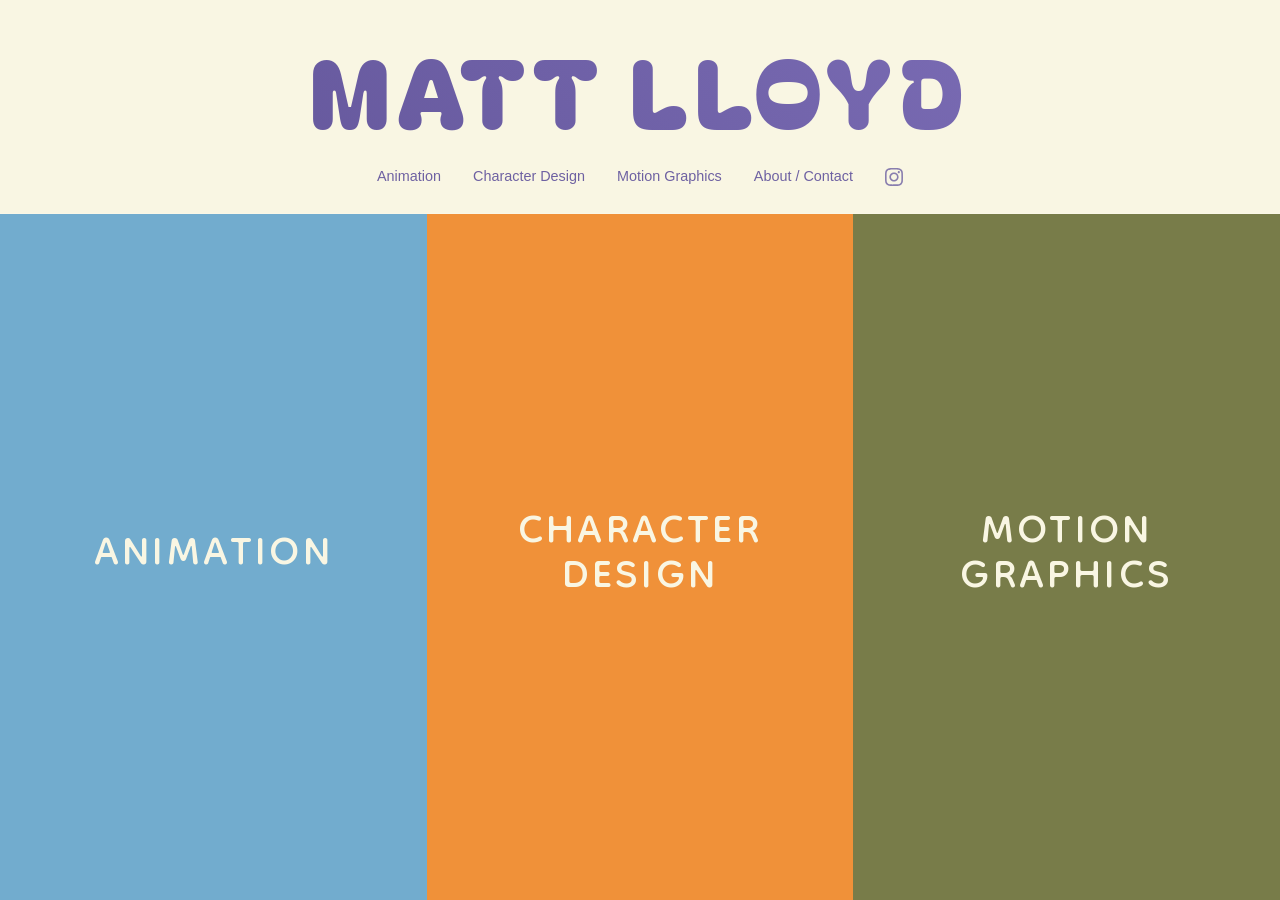
<file: index.html>
<!DOCTYPE html>
<html lang="en">
<head>
  <meta charset="UTF-8" />
  <meta name="viewport" content="width=device-width, initial-scale=1.0" />
  <title>Matt Lloyd</title>
  <link rel="icon" type="image/png" href="images/icons/favicon.png">
  <link href="https://fonts.googleapis.com/css2?family=Bagel+Fat+One&family=Bakbak+One&family=Dongle&display=swap" rel="stylesheet">
  <link rel="stylesheet" href="css/style.css" />
</head>
<body>
 <header class="top-bar">
  <h1><a href="index.html">MATT LLOYD</a></h1>

  <button class="menu-toggle" aria-label="Toggle Menu" aria-expanded="false">
  <span></span>
  <span></span>
  <span></span>
</button>

  <nav class="main-nav" aria-label="Main navigation">
    <a href="animation.html">Animation</a>
    <a href="character-design.html">Character Design</a>
    <a href="motion-graphics.html">Motion Graphics</a>
    <a href="about.html">About / Contact</a>
    <a href="https://instagram.com/boylloyd" target="_blank" rel="noopener noreferrer" class="nav-icon">
  <img src="images/icons/instagram.svg" alt="Visit my Instagram profile">
</a>
  </nav>
</header>


<main class="landing-grid">
  <a href="animation.html" class="panel animation">ANIMATION</a>
<a href="character-design.html" class="panel character">CHARACTER<br>DESIGN</a>
<a href="motion-graphics.html" class="panel motion">MOTION<br>GRAPHICS</a>

</main>
<script src="js/main.js"></script>
</body>
</html>
</file>
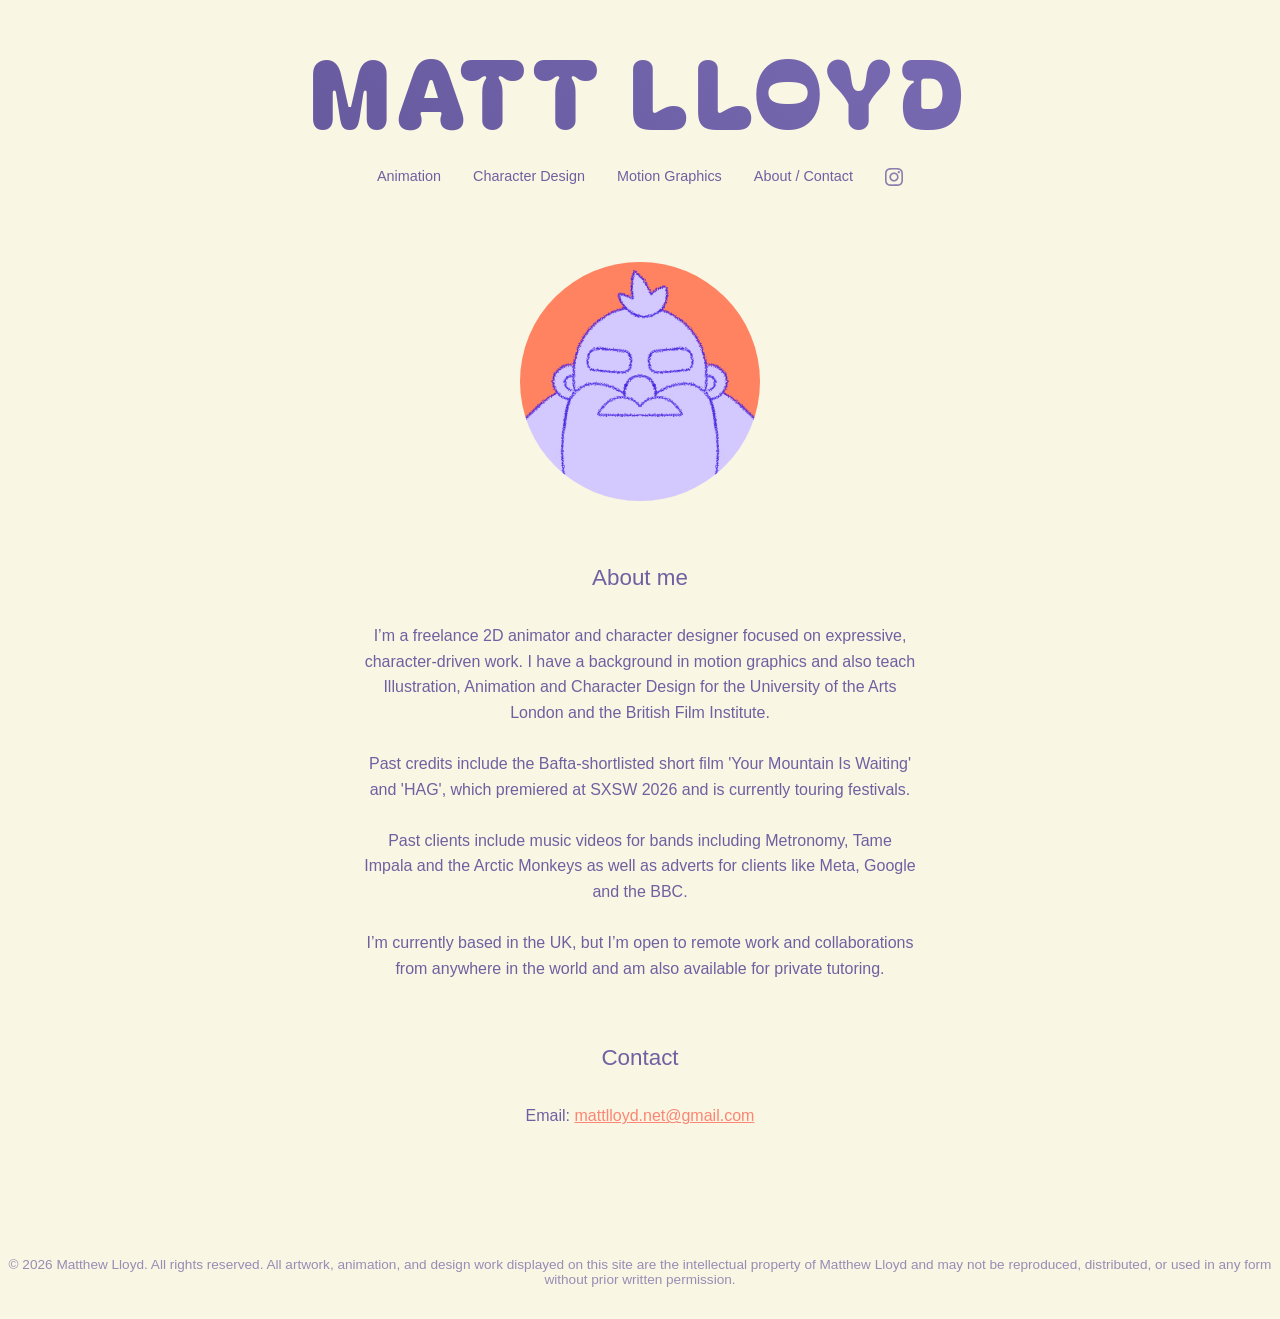
<file: about.html>
<!DOCTYPE html>
<html lang="en">
<head>
  <meta charset="UTF-8" />
  <meta name="viewport" content="width=device-width, initial-scale=1.0" />
  <title>Matt Lloyd - About Me</title>
  <link rel="icon" type="image/png" href="images/icons/favicon.png">
  <link href="https://fonts.googleapis.com/css2?family=Bagel+Fat+One&family=Bakbak+One&family=Dongle&display=swap" rel="stylesheet">
  <link rel="stylesheet" href="css/style.css" />
</head>
<body>

<header class="top-bar">
  <h1><a href="index.html">MATT LLOYD</a></h1>

  <button class="menu-toggle" aria-label="Toggle Menu" aria-expanded="false">
  <span></span>
  <span></span>
  <span></span>
</button>

  <nav class="main-nav" aria-label="Main navigation">
    <a href="animation.html">Animation</a>
    <a href="character-design.html">Character Design</a>
    <a href="motion-graphics.html">Motion Graphics</a>
    <a href="about.html">About / Contact</a>
    <a href="https://instagram.com/boylloyd" target="_blank" rel="noopener noreferrer" class="nav-icon">
  <img src="images/icons/instagram.svg" alt="Visit my Instagram profile">
</a>
  </nav>
</header>

<main class="page-content">
   <img id='profilepic' src="images/profile-pic.jpg" alt="Matt Lloyd">
    <h2>About me</h2>
  <p>
    I’m a freelance 2D animator and character designer focused on expressive,
    character-driven work. I have a background in motion graphics and also teach Illustration, 
    Animation and Character Design for the University of the Arts London and the British Film Institute. 
    <br>
    <br>
    Past credits include the Bafta-shortlisted short film 'Your Mountain Is Waiting' and 'HAG', which premiered at SXSW 2026 and is currently touring festivals.
    <br>
    <br>
    Past clients include music videos for bands including Metronomy, Tame Impala and the Arctic Monkeys as well as adverts for 
    clients like Meta, Google and the BBC.
    <br>
    <br>
    I’m currently based in the UK, but I’m open to remote work and collaborations from anywhere in the world and am also available for private tutoring.
  </p>

  <h2>Contact</h2>
  <p>
    Email:
    <a href="mailto:mattlloyd.net@gmail.com" style="color:#fc8573">mattlloyd.net@gmail.com</a>
  </p>
</main>

<script src="js/main.js"></script>

<footer class="site-footer">
  <p>© 2026 Matthew Lloyd. All rights reserved. All artwork, animation, and design work displayed on this site are the intellectual property of Matthew Lloyd and may not be reproduced, distributed, or used in any form without prior written permission.</p>
</footer>

</body>
</html>
</file>
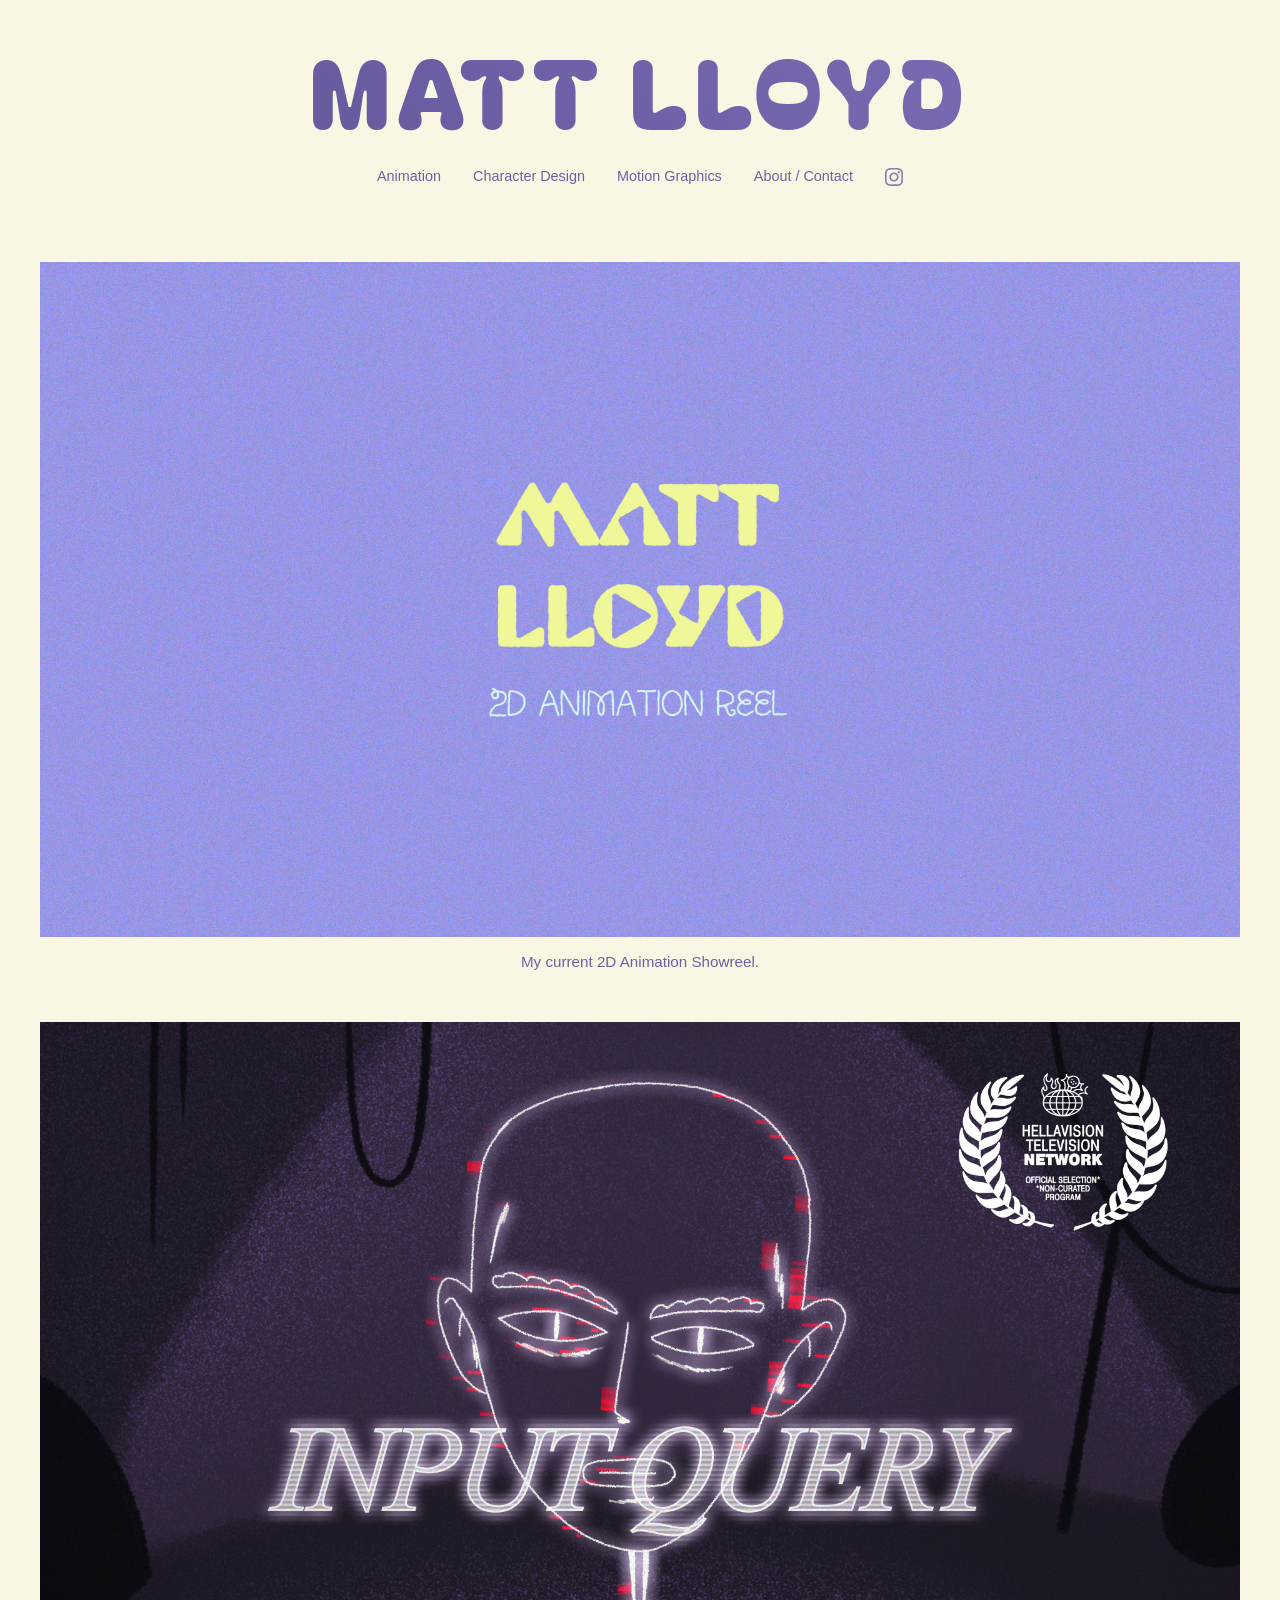
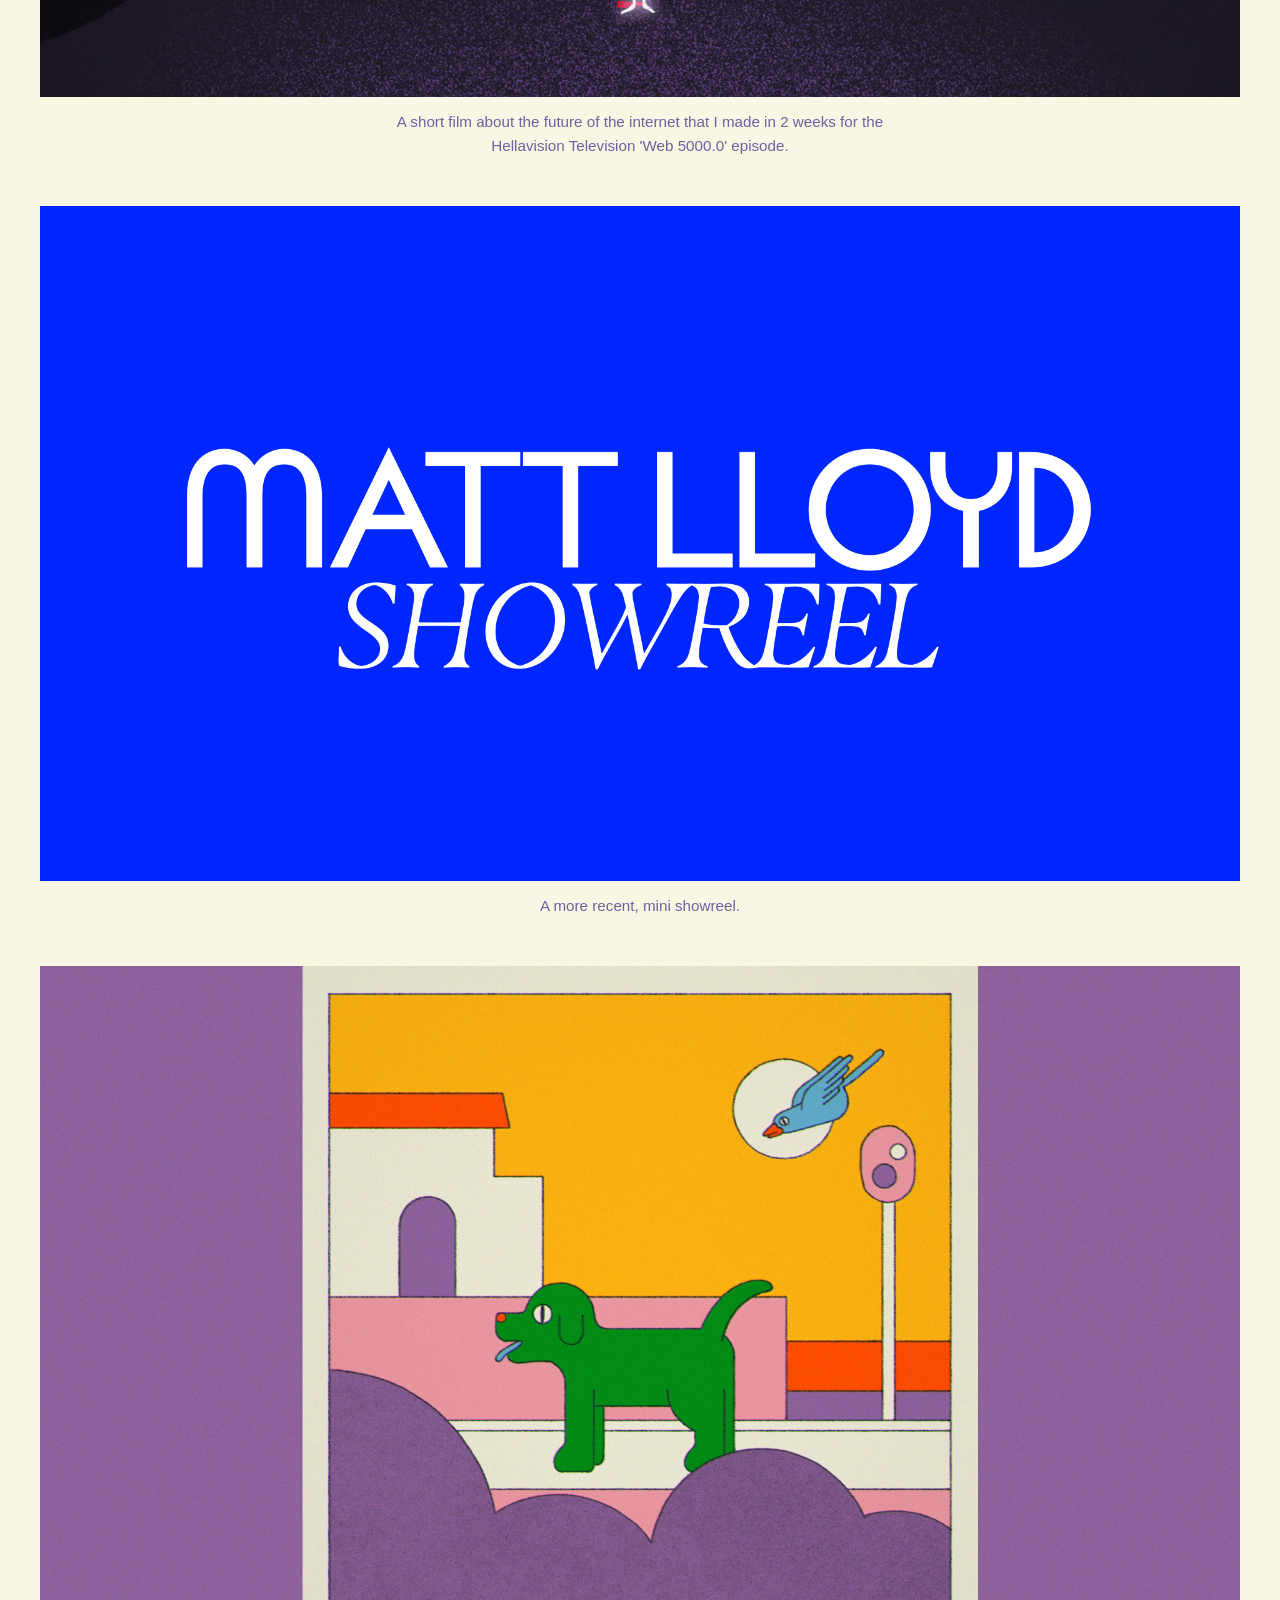
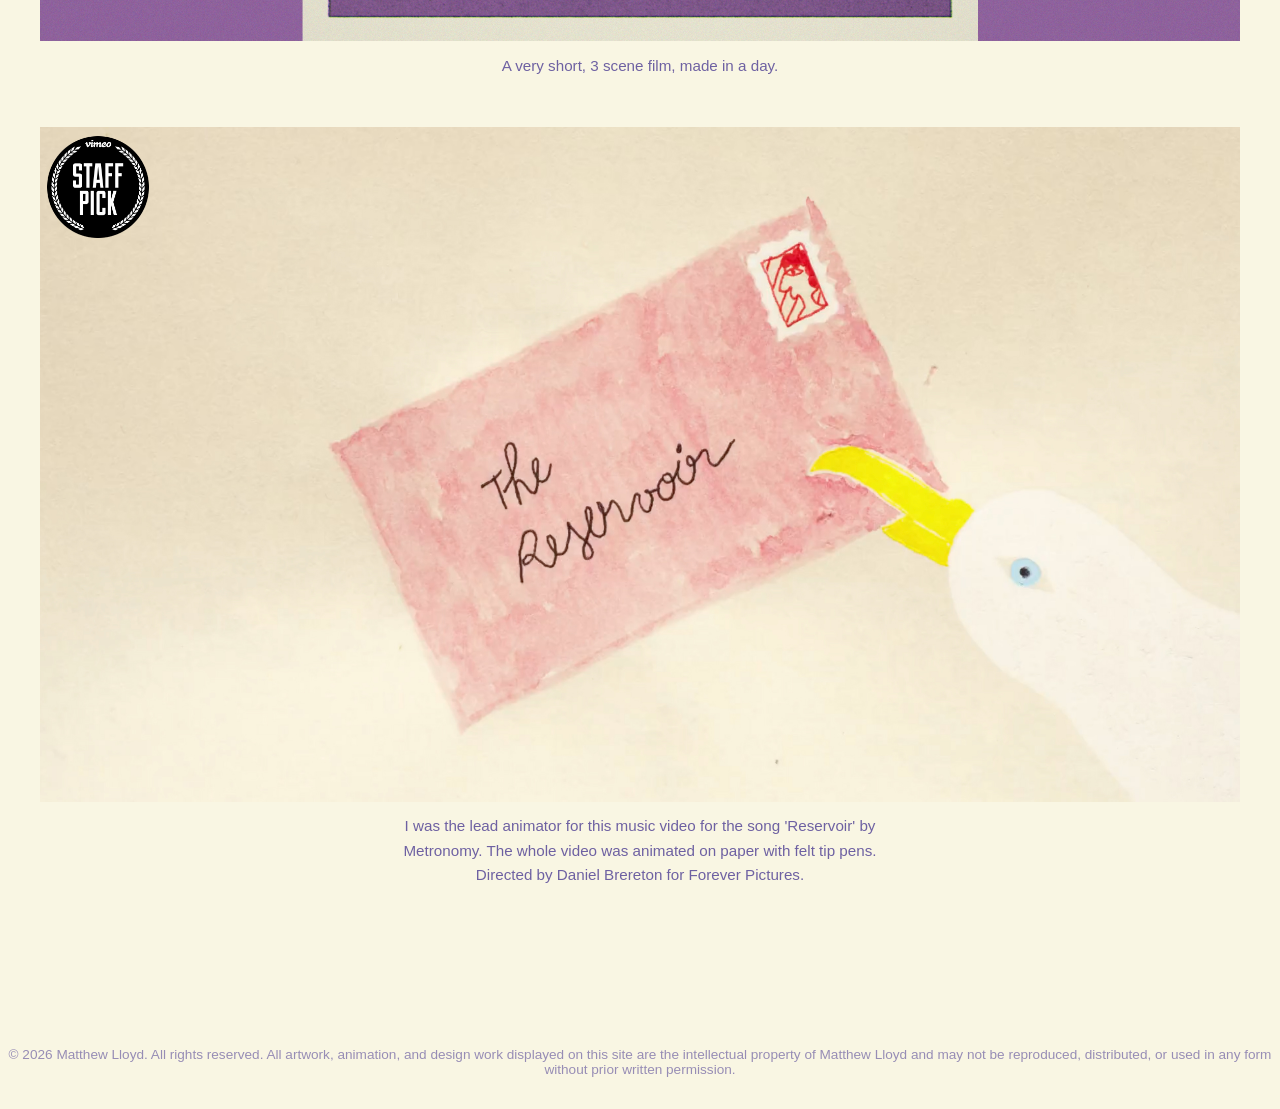
<file: animation.html>
<!DOCTYPE html>
<html lang="en">
<head>
  <meta charset="UTF-8" />
  <meta name="viewport" content="width=device-width, initial-scale=1.0" />
  <title>Matt Lloyd - Animation Portfolio</title>
  <link rel="icon" type="image/png" href="images/icons/favicon.png">
  <link href="https://fonts.googleapis.com/css2?family=Bagel+Fat+One&family=Bakbak+One&family=Dongle&display=swap" rel="stylesheet">
  <link rel="stylesheet" href="css/style.css" />
</head>
<body class="video-page">

<header class="top-bar">
  <h1><a href="index.html">MATT LLOYD</a></h1>

  <button class="menu-toggle" aria-label="Toggle Menu" aria-expanded="false">
  <span></span>
  <span></span>
  <span></span>
</button>

  <nav class="main-nav" aria-label="Main navigation">
    <a href="animation.html">Animation</a>
    <a href="character-design.html">Character Design</a>
    <a href="motion-graphics.html">Motion Graphics</a>
    <a href="about.html">About / Contact</a>
    <a href="https://instagram.com/boylloyd" target="_blank" rel="noopener noreferrer" class="nav-icon">
  <img src="images/icons/instagram.svg" alt="Visit my Instagram profile">
</a>
  </nav>
</header>

<main class="page-content">
  <section class="video-gallery">

  <div class="video-item">

    <div class="video-embed"
         data-video="https://player.vimeo.com/video/903775605">

      <img src="images/video-thumbs/animation-01.jpg" alt="Main Animation showreel thumbnail">

      <div class="play-button"></div>

    </div>

    <p class="video-caption">
      My current 2D Animation Showreel.
    </p>

  </div>

  <div class="video-item">

    <div class="video-embed"
         data-video="https://player.vimeo.com/video/1177661276">

      <img src="images/video-thumbs/animation-02.jpg" alt="Input Query thumbnail">

      <div class="play-button"></div>

    </div>

    <p class="video-caption">
      A short film about the future of the internet that I made in 2 weeks for the Hellavision Television 'Web 5000.0' episode.
    </p>

  </div>

  <div class="video-item">

    <div class="video-embed"
         data-video="https://player.vimeo.com/video/1117459926">

      <img src="images/video-thumbs/animation-03.jpg" alt="Animation mini showreel thumbnail">

      <div class="play-button"></div>

    </div>

    <p class="video-caption">
      A more recent, mini showreel.
    </p>

  </div>

  <div class="video-item">

    <div class="video-embed"
         data-video="https://player.vimeo.com/video/1177776879">

      <img src="images/video-thumbs/animation-04.jpg" alt="Short film thumbnail">

      <div class="play-button"></div>

    </div>

    <p class="video-caption">
      A very short, 3 scene film, made in a day.
    </p>

  </div>

  <div class="video-item">

    <div class="video-embed"
         data-video="https://player.vimeo.com/video/93519409">

      <img src="images/video-thumbs/animation-05.jpg" alt="Metronomy film thumbnail">

      <div class="play-button"></div>

    </div>

    <p class="video-caption">
      I was the lead animator for this music video for the song 'Reservoir' by Metronomy. The whole video was animated on paper with felt tip pens. Directed by Daniel Brereton for Forever Pictures.
    </p>

  </div>

</section>
</main>

<script src="js/main.js"></script>

<footer class="site-footer">
  <p>© 2026 Matthew Lloyd. All rights reserved. All artwork, animation, and design work displayed on this site are the intellectual property of Matthew Lloyd and may not be reproduced, distributed, or used in any form without prior written permission.</p>
</footer>

</body>
</html>
</file>
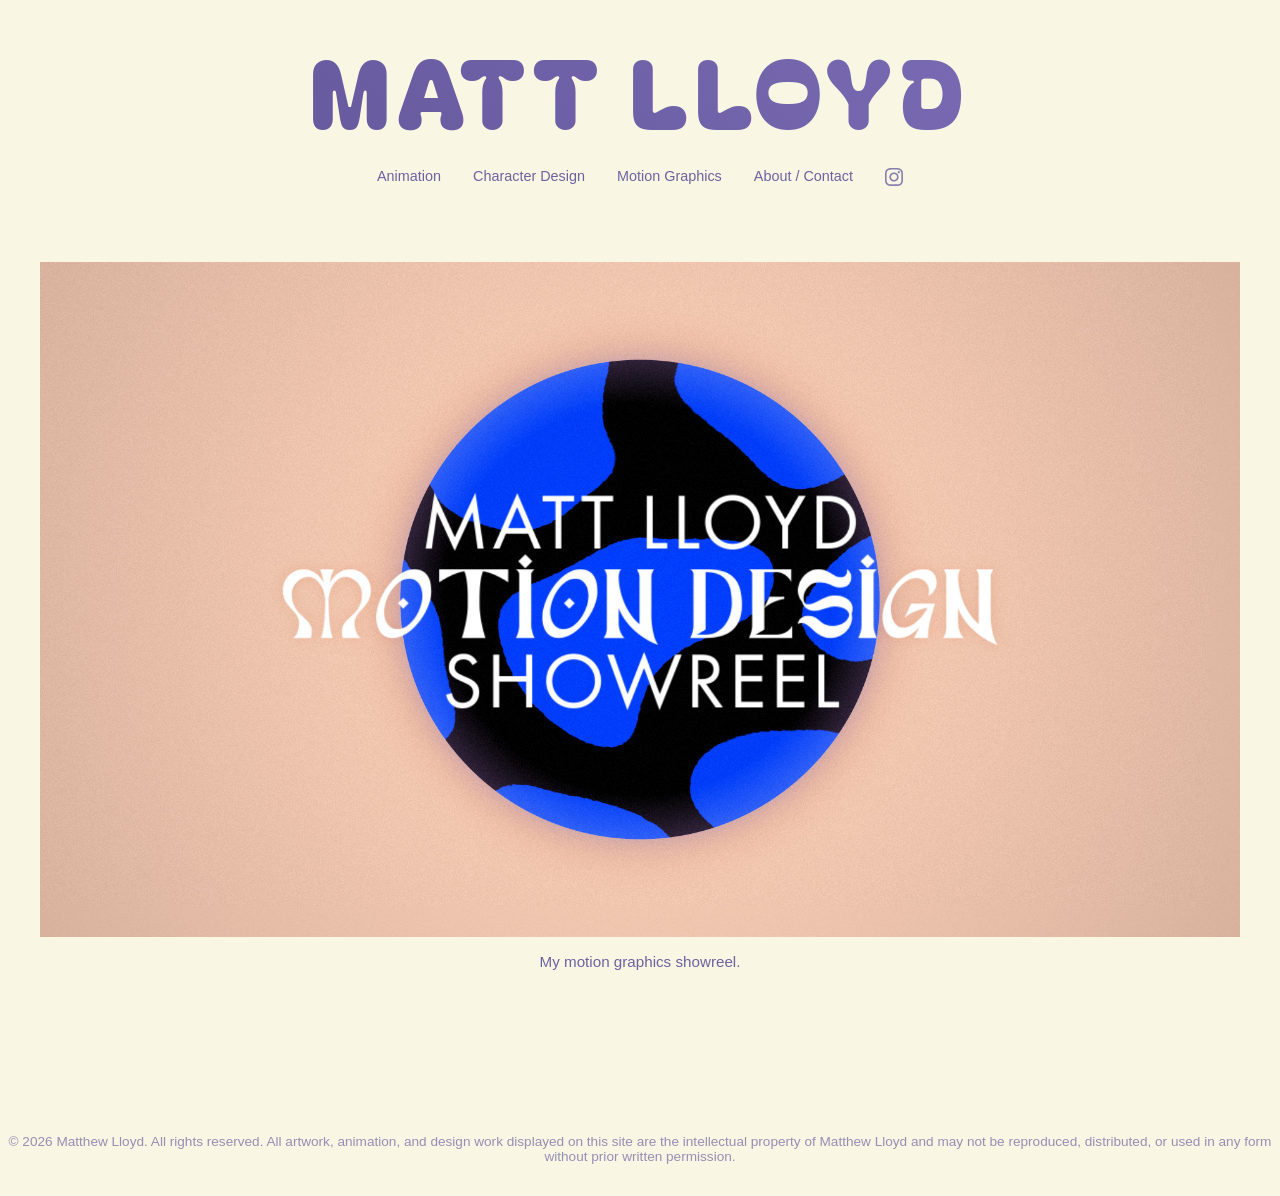
<file: motion-graphics.html>
<!DOCTYPE html>
<html lang="en">
<head>
  <meta charset="UTF-8" />
  <meta name="viewport" content="width=device-width, initial-scale=1.0" />
  <title>Matt Lloyd - Motion Graphics Portfolio</title>
  <link rel="icon" type="image/png" href="images/icons/favicon.png">
  <link href="https://fonts.googleapis.com/css2?family=Bagel+Fat+One&family=Bakbak+One&family=Dongle&display=swap" rel="stylesheet">
  <link rel="stylesheet" href="css/style.css" />
</head>
<body class="video-page">

<header class="top-bar">
  <h1><a href="index.html">MATT LLOYD</a></h1>

  <button class="menu-toggle" aria-label="Toggle Menu" aria-expanded="false">
  <span></span>
  <span></span>
  <span></span>
</button>

  <nav class="main-nav" aria-label="Main navigation">
    <a href="animation.html">Animation</a>
    <a href="character-design.html">Character Design</a>
    <a href="motion-graphics.html">Motion Graphics</a>
    <a href="about.html">About / Contact</a>
    <a href="https://instagram.com/boylloyd" target="_blank" rel="noopener noreferrer" class="nav-icon">
  <img src="images/icons/instagram.svg" alt="Visit my Instagram profile">
</a>
  </nav>
</header>

<main class="page-content">
  <section class="video-gallery">
 <div class="video-item">

  <div class="video-embed" 
       data-video="https://player.vimeo.com/video/1178386845">

    <img src="images/video-thumbs/mograph-01.jpg" alt="Motion graphics showreel thumbnail">

    <div class="play-button"></div>

  </div>

  <p class="video-caption">
    My motion graphics showreel.
  </p>

</div>
</section>
</main>

<script src="js/main.js"></script>

<footer class="site-footer">
  <p>© 2026 Matthew Lloyd. All rights reserved. All artwork, animation, and design work displayed on this site are the intellectual property of Matthew Lloyd and may not be reproduced, distributed, or used in any form without prior written permission.</p>
</footer>

</body>
</html>
</file>
<file: css/style.css>
/* Reset */
* {
  margin: 0;
  padding: 0;
  box-sizing: border-box;
}

html {
  overflow-y: scroll;
}

html, body {
  height: 100%;
  background: #f9f6e3;
  color: #6e61a2;
  font-family:  Arial, Helvetica, sans-serif, serif;
}

body {
  display: flex;
  flex-direction: column;
}

#profilepic {

  display: block;
  margin: auto;
  width: 240px;
  border-radius: 50%;
}

/* Top bar */
.top-bar {
  width: 100%;
  padding: 1.2rem 0 1.5rem 0; /* tighter and consistent */
  text-align: center;
  border-bottom: 1px solid rgba(255,255,255,0.15);
}

.top-bar h1 {
  margin: 0;
  font-size: clamp(2rem, 8vw, 6rem);
  letter-spacing: 0.08em;
  font-family: "Bagel Fat One", sans-serif;
  font-weight: 400;
  font-style: normal;
  background: linear-gradient(45deg, #605396, #8071bb);
  background-clip: text;
  -webkit-background-clip: text;
  -webkit-text-fill-color: transparent;
  
}

.top-bar h1 a {
  color: inherit;
  text-decoration: none;
}

/* Hide hamburger on desktop */
.menu-toggle {
  display: none;
  background: none;
  border: none;
  cursor: pointer;
  margin: 1rem auto 0 auto;
  padding: 0;
}

/* Hamburger lines */
.menu-toggle span {
  display: block;
  width: 24px;
  height: 2px;
  background: #6e61a2;
  margin: 5px 0;
  transition: 0.3s ease;
}

.main-nav {
  margin-top: 0.6rem;
  display: flex;
  justify-content: center;
  gap: 2rem;
  font-size: 0.9rem;
}

.main-nav a {
  color: #6e61a2;
  text-decoration: none;
}

.main-nav a:hover {
  color: #8153c6;
}

.nav-icon img {
  width: 18px;
  height: 18px;
  opacity: 0.8;
  transition: opacity 0.3s ease;
}

.nav-icon img:hover {
  opacity: 1;
}

.page-content {
  width: 100%;
  max-width:800px;   /* adjust as desired */
  margin: 2rem auto;
  padding: 1rem 0 4rem 0;
  font-size: 1rem;
  flex: 1;
  min-width: 0;
}

/* Landing sections */
.landing-grid {
  display: grid;
  grid-template-columns: repeat(3, 1fr);
  flex: 1;
}

.panel {
  display: flex;
  align-items: center;
  justify-content: center;
  font-family: 'Dongle', sans-serif;
  letter-spacing: 0.05em;
  text-decoration: none;
  text-align: center;
  line-height: 0.7;
  color: inherit;
  font-size: clamp(4rem, 2.5vw, 3rem);
  border-right: 0px solid rgba(255,255,255,0.1);
}

/* Base panel colours */
.panel.animation {
  background: #72acce;
  color: #f9f6e3;  
}

.panel.character {
  background: #f09139;
  color: #f9f6e3;
}

.panel.motion {
  background: #787c49;
  color: #f9f6e3;   
}

.panel:last-child {
  border-right: none;
}

.panel:hover {
  filter: brightness(1);
}

/* Mobile layout */
@media (max-width: 768px) {
  .landing-grid {
    grid-template-columns: 1fr;
    grid-template-rows: repeat(3, 1fr);
  }

  .panel {
    border-right: none;
    border-bottom: 1px solid rgba(255,255,255,0.1);
  }

  .panel:last-child {
    border-bottom: none;
  }
  
  .menu-toggle {
    display: block;
  }

  .main-nav {
    display: none;
    flex-direction: column;
    gap: 1rem;
    margin-top: 1rem;
  }

  .main-nav.active {
    display: flex;
  }

  .video-gallery {
    padding: 0 1rem;
  }

  .video-item {
    margin-bottom: 2rem;
  }

  .gallery-page .gallery {
  display: grid;
  grid-template-columns: repeat(2, 1fr);
  gap: 1rem;
  padding: 0 1rem;
  }

.page-content {
  padding: 1rem 1rem 4rem 1rem;
}

}

.gallery-page .page-content {
  max-width: 800px;
}

.video-page .page-content {
  max-width: 1300px;
  padding: 1rem 0 3rem 0;
}

.gallery {
  display: grid;
  grid-template-columns: repeat(auto-fit, minmax(180px, 1fr));
  gap: 1.5rem;
  width: 100%;
}

.gallery-item {
  aspect-ratio: 1 / 1;
  overflow: hidden;
  min-width: 0;   /* VERY important */
}

.gallery-item img {
  width: 100%;
  height: 100%;
  object-fit: cover;
  display: block;  /* Prevents inline-image sizing quirks */
  cursor: pointer;
  background: #000;
  transition: transform 0.2s ease;
}

  .gallery-item img:hover { 
    transform: scale(1.05);
}

.video-gallery {
  max-width: 1200px;
  margin: 0 auto;
  padding: 0rem;
}

.video-item {
  margin-bottom: 3rem;
}

.video-caption {
  text-align: center;
  font-size: 0.95rem;
  color: #6e61a2;
  line-height: 1.4;
}

.video-item iframe {
  width: 100%;
  aspect-ratio: 16 / 9;
  border: none;
  display: block;
}

.video-embed {
  position: relative;
  margin-bottom: 0.8rem;
  width: 100%;
  aspect-ratio: 16 / 9;
  cursor: pointer;
  overflow: hidden;
}

.video-embed img {
  width: 100%;
  height: 100%;
  object-fit: cover;
  transition: transform 0.35s ease, filter 0.35s ease;
}

.video-embed:hover img {
  transform: scale(1.05);
  filter: brightness(0.9);
}

.video-embed iframe {
  width: 100%;
  height: 100%;
  border: none;
}

.play-button {
  position: absolute;
  width: 70px;
  height: 70px;
  background: #f9f6e3;
  border-radius: 50%;
  left: 50%;
  top: 50%;
  transform: translate(-50%, -50%) scale(0.9);
  opacity: 0;
  transition: opacity 0.25s ease, transform 0.25s ease;
}

.play-button::before {
  content: "";
  position: absolute;
  left: 29px;
  top: 24px;
  border-left: 18px solid #6e61a2;
  border-top: 12px solid transparent;
  border-bottom: 12px solid transparent;
}

.video-embed:hover .play-button {
  opacity: 1;
  transform: translate(-50%, -50%) scale(1);
}

@media (hover: none) {

  .video-embed:hover .play-button {
    transform: translate(-50%, -50%);
  }

}


.panel {
  position: relative;
  overflow: hidden;
}

/* GIF overlay */
.panel::before {
  content: "";
  position: absolute;
  inset: 0;
  background-size: cover;
  background-position: center;
  opacity: 0;
  transition: opacity 0.3s ease;
}

/* Individual previews */
.panel.animation::before {
  background-image: url("../images/animation-preview.gif");
}

.panel.character::before {
  background-image: url("../images/character-preview.jpg");
}

.panel.motion::before {
  background-image: url("../images/motion-preview.gif");
}

/* Reveal on hover */
.panel:hover::before {
  opacity: 0.35;
}

/* Keep text above GIF */
.panel {
  z-index: 1;
}

.panel {
  color: #fff;
}

/* Character design thumbnails as squares */
.gallery-item {
  aspect-ratio: 1 / 1;
  overflow: hidden;
}

.gallery-item img {
  width: 100%;
  height: 100%;
  object-fit: cover;
  cursor: pointer;
}

.page-content h2 {
  margin-top: 4rem;
  margin-bottom: 2rem;
  font-size: 1.4rem;
  font-weight: 500;
  text-align: center;

}

.page-content p {
    margin: 0 auto;
  max-width: 62ch;
  line-height: 1.6;
  text-align: center;
  
}

/* Lightbox overlay */
#lightbox {
  position: fixed;
  inset: 0;
  background: rgba(0, 0, 0, 0.9);
  display: none; /* hidden by default */
  align-items: center;
  justify-content: center;
  z-index: 1000;
}

#lightbox.active {
  display: flex; /* visible when active */
}

#lightbox img {
  max-width: 90%;
  max-height: 90%;
  position: relative;
  z-index: 1000;
}

.lightbox-nav {
  position: fixed;
  top: 50%;
  transform: translateY(-50%);
  font-size: 3rem;
  color: white;
  background: none;
  border: none;
  cursor: pointer;
  z-index: 2000;
}


.lightbox-prev {
  left: 2rem;
}

.lightbox-next {
  right: 2rem;
}

.site-footer {
  text-align: center;
  font-size: 0.85rem;
  padding: 2rem 0;
  border-top: 0px solid #ffb1a5;
  opacity: 0.7;
}
</file>
